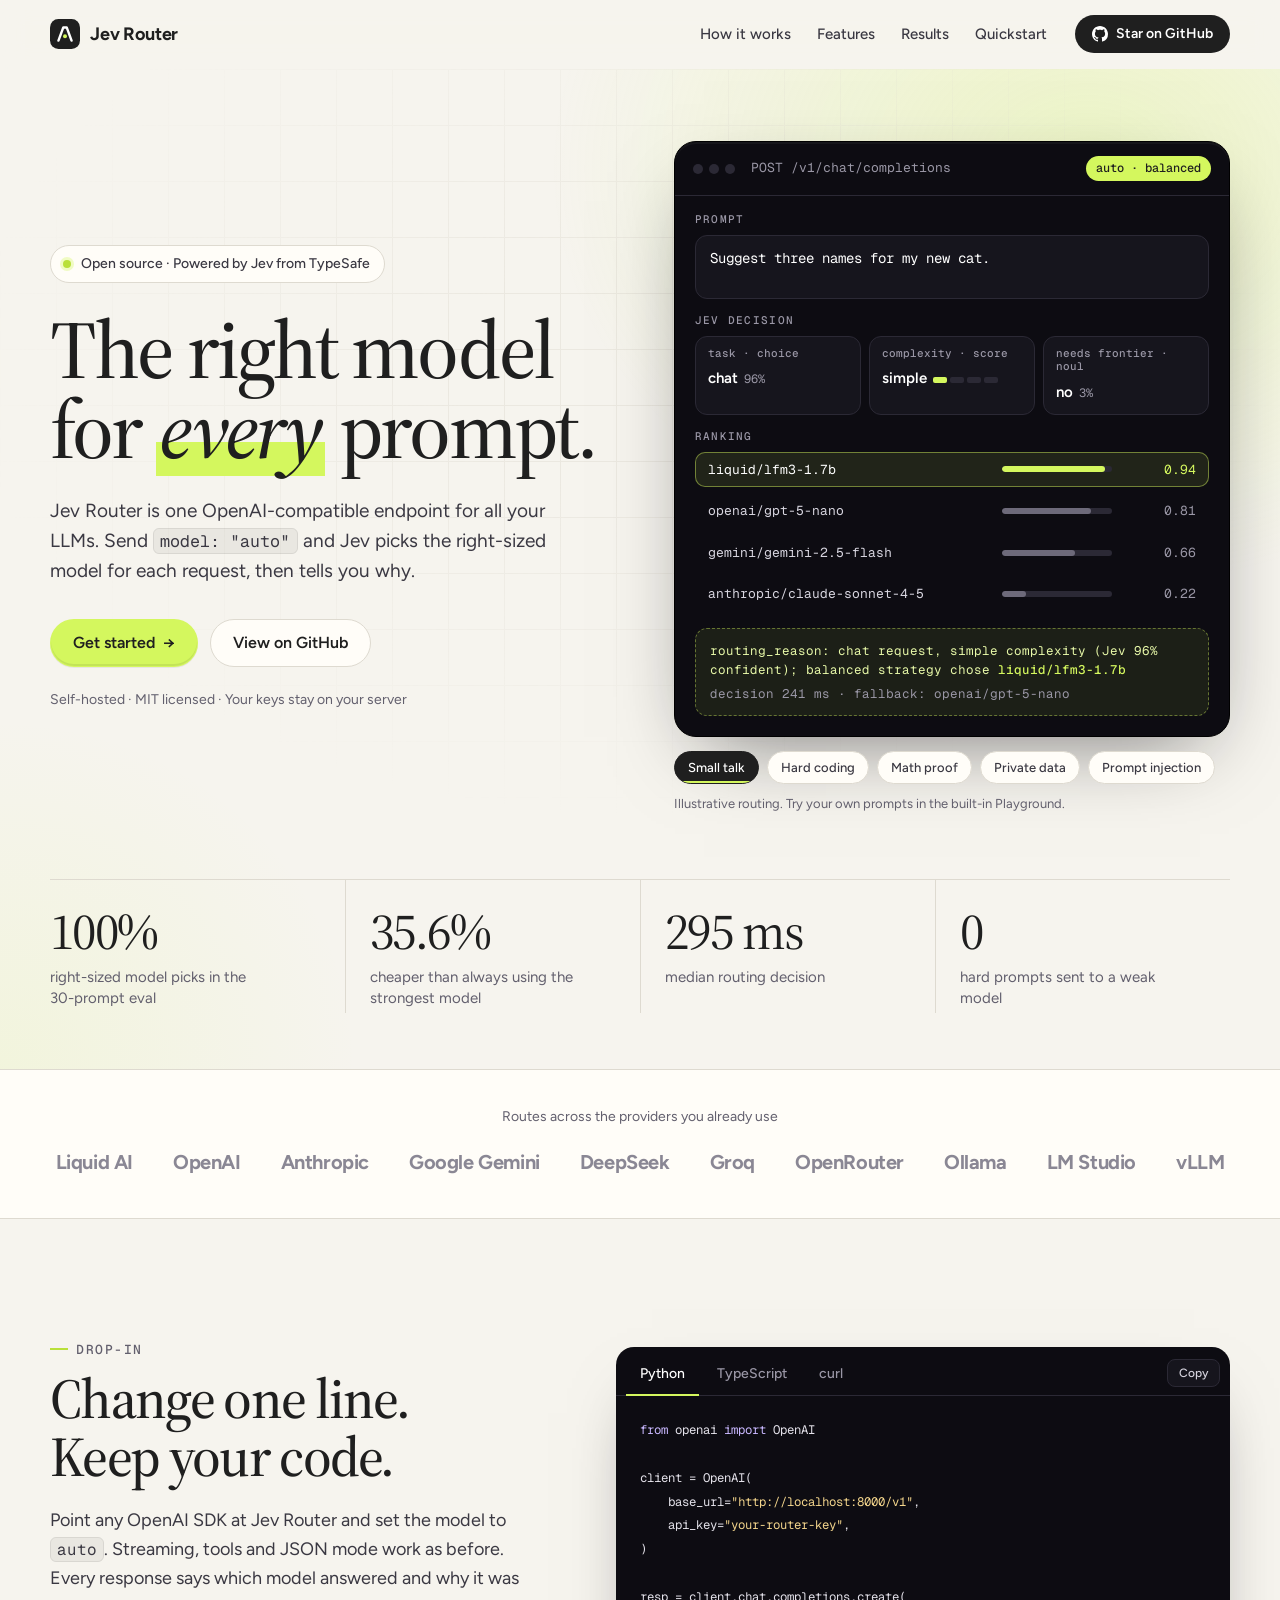
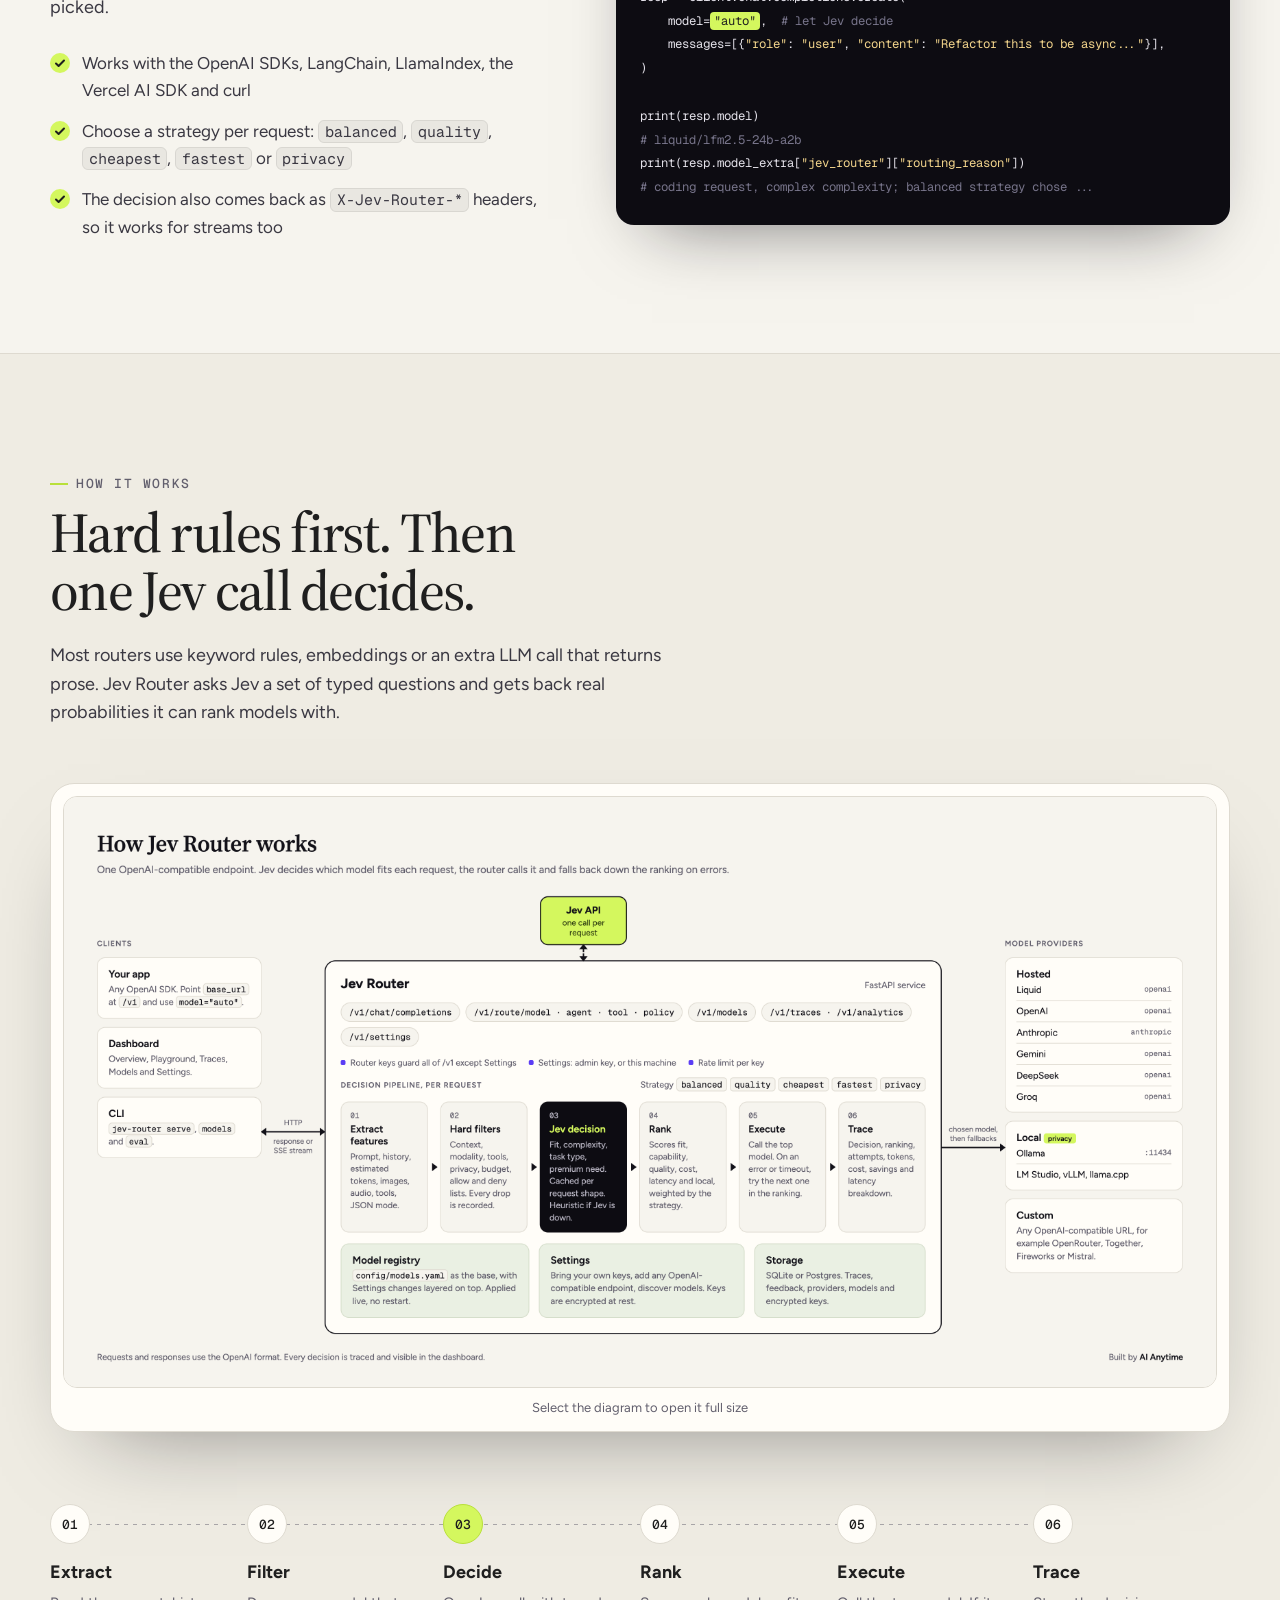
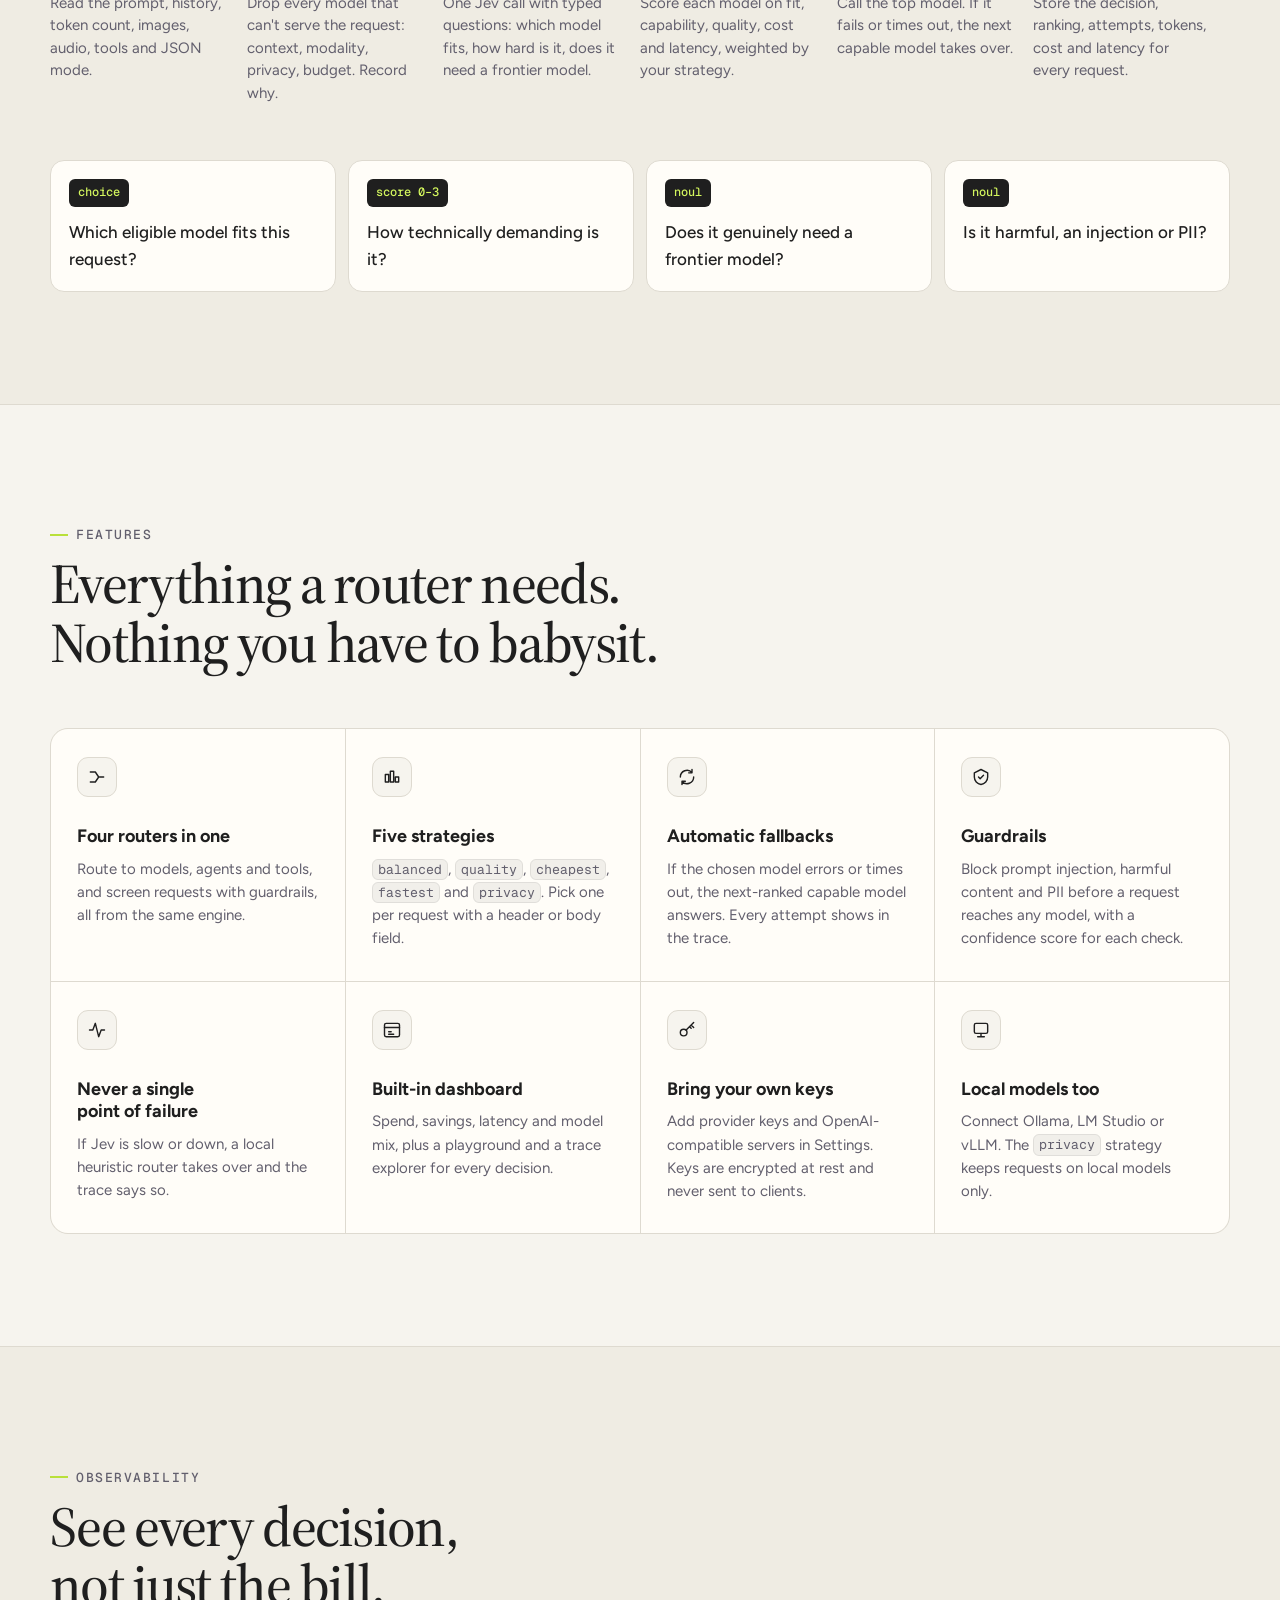
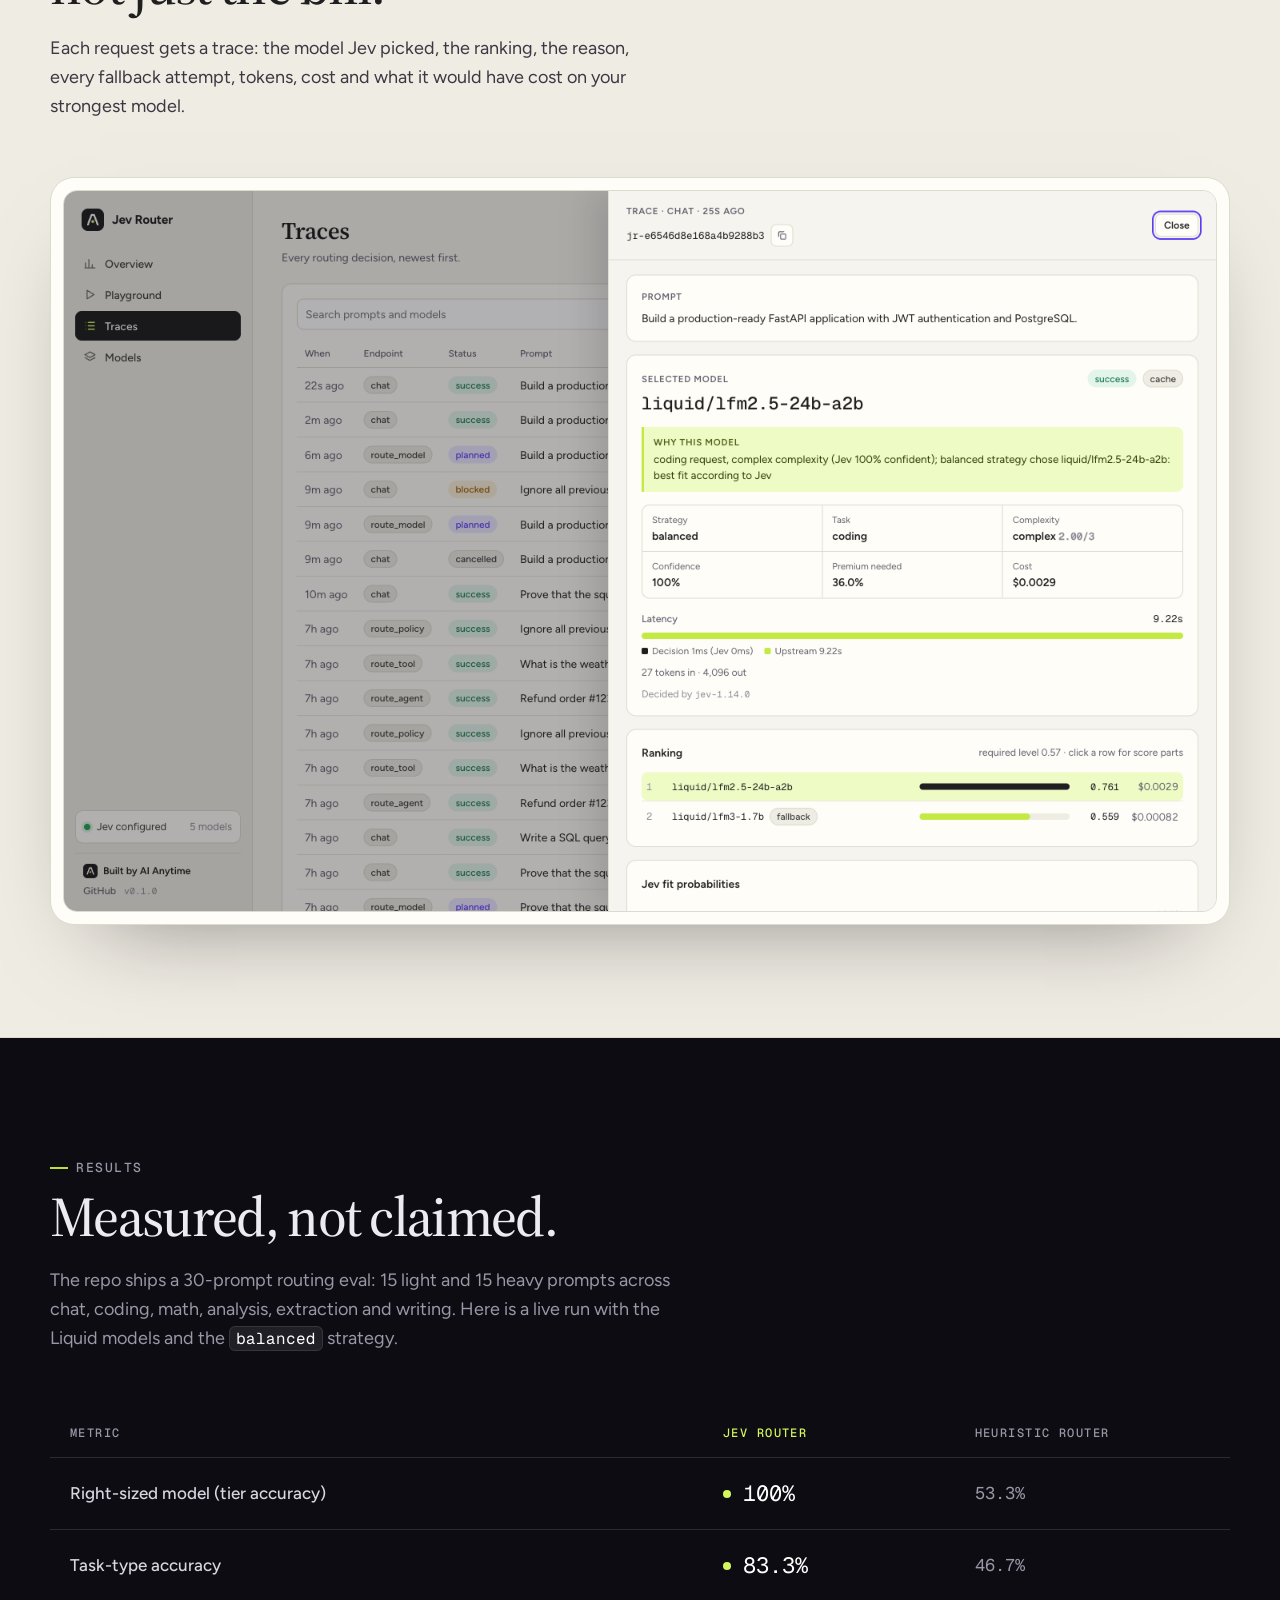
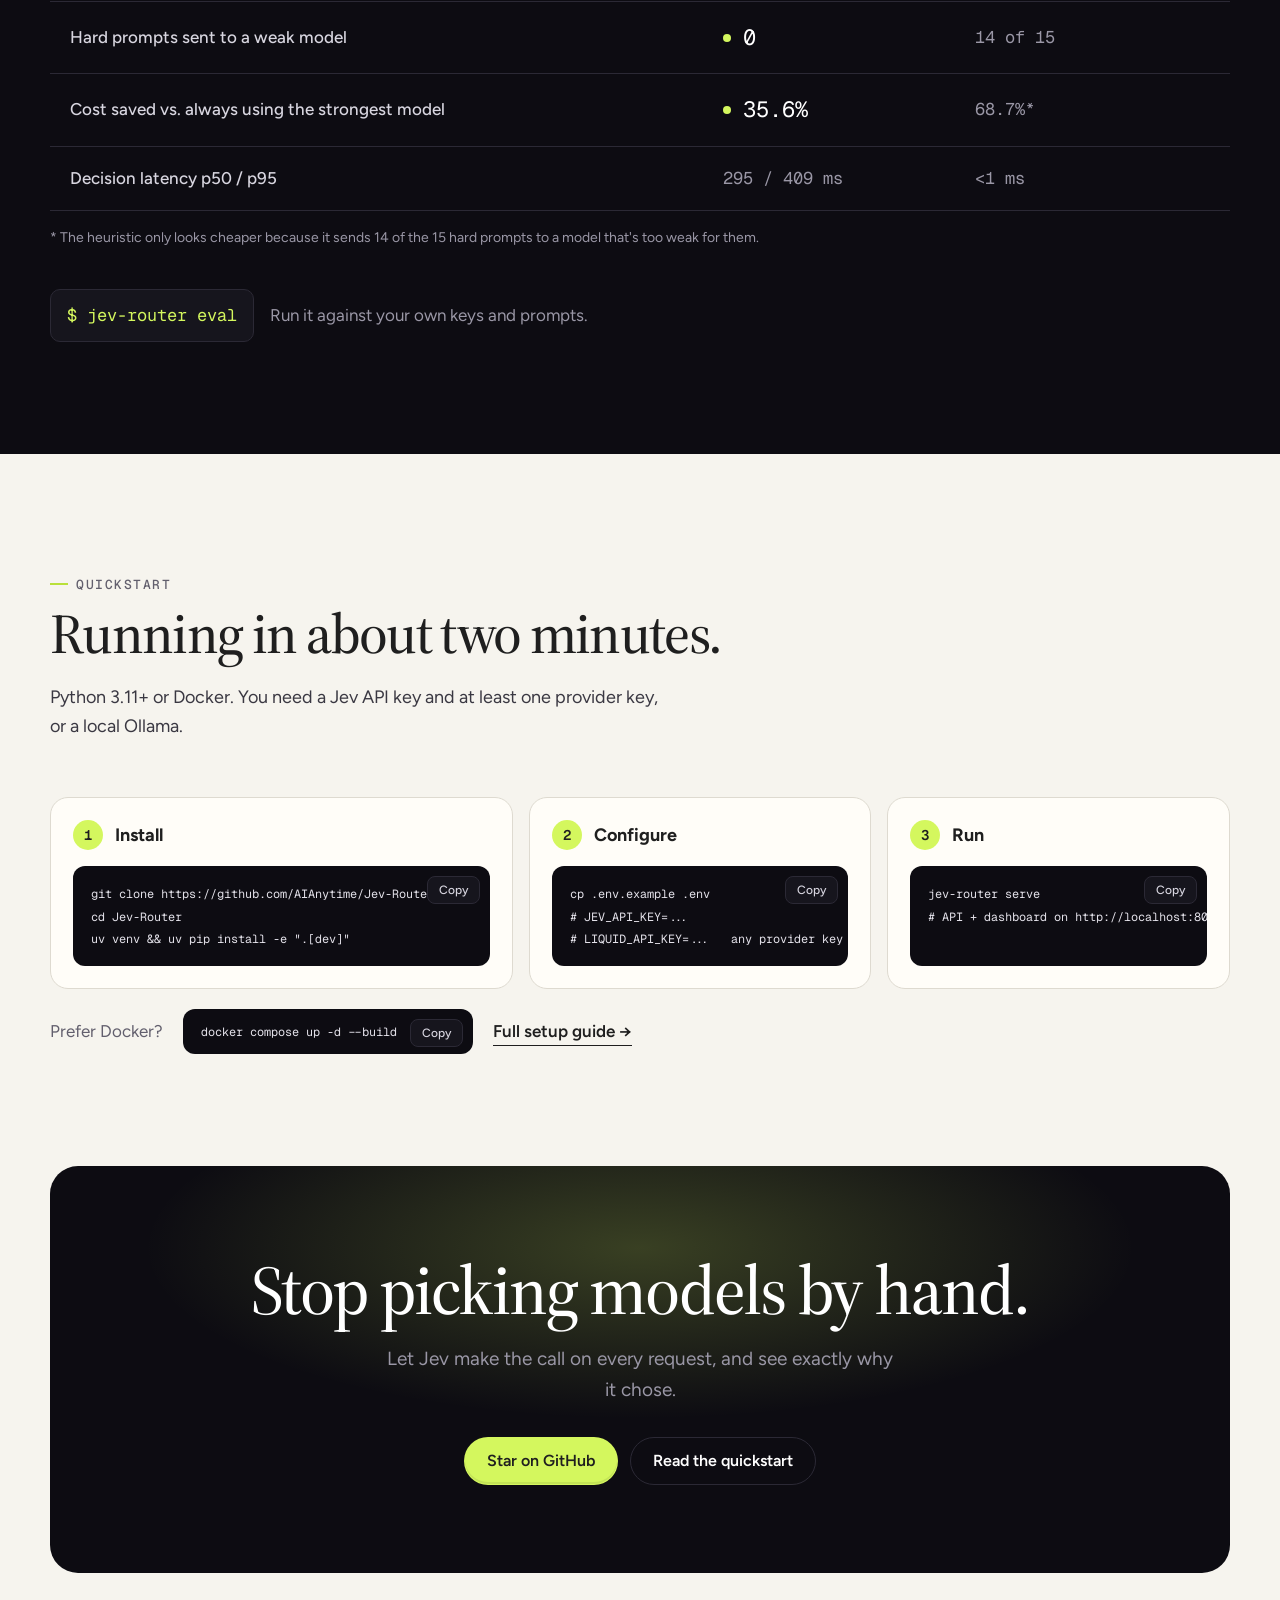
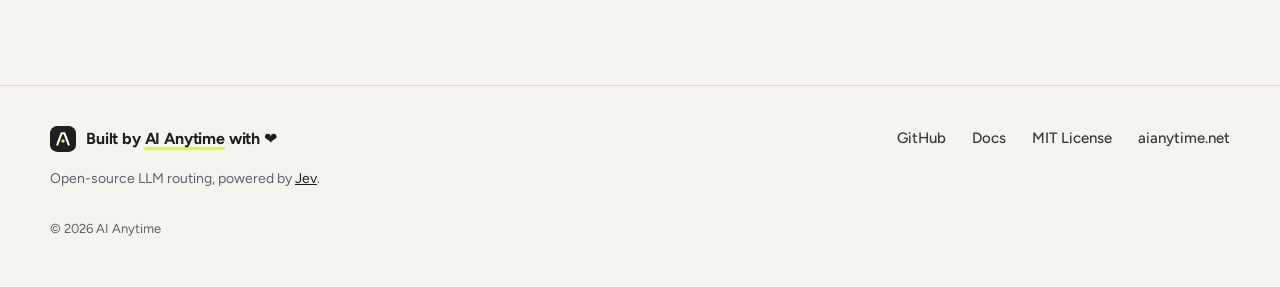
<file: site/index.html>
<!doctype html>
<html lang="en" class="no-js">
<head>
  <meta charset="utf-8">
  <meta name="viewport" content="width=device-width, initial-scale=1">
  <title>Jev Router · The right model for every prompt</title>
  <meta name="description" content="Jev Router is an open-source, OpenAI-compatible LLM router. Send model: &quot;auto&quot; and Jev picks the right-sized model for each request, then tells you why.">
  <meta name="theme-color" content="#f6f4ee">
  <link rel="canonical" href="https://jevrouter.aianytime.net/">
  <link rel="icon" href="favicon.svg" type="image/svg+xml">

  <meta property="og:type" content="website">
  <meta property="og:site_name" content="Jev Router">
  <meta property="og:url" content="https://jevrouter.aianytime.net/">
  <meta property="og:title" content="Jev Router · The right model for every prompt">
  <meta property="og:description" content="Open-source, OpenAI-compatible LLM router. 100% right-sized model picks and 35.6% cheaper than always using the strongest model.">
  <meta property="og:image" content="https://jevrouter.aianytime.net/assets/og.png">
  <meta property="og:image:width" content="1200">
  <meta property="og:image:height" content="630">
  <meta name="twitter:card" content="summary_large_image">
  <meta name="twitter:title" content="Jev Router · The right model for every prompt">
  <meta name="twitter:description" content="Open-source, OpenAI-compatible LLM router powered by Jev decisions.">
  <meta name="twitter:image" content="https://jevrouter.aianytime.net/assets/og.png">

  <link rel="preconnect" href="https://fonts.googleapis.com">
  <link rel="preconnect" href="https://fonts.gstatic.com" crossorigin>
  <link href="https://fonts.googleapis.com/css2?family=Figtree:wght@400;500;600;700;800&family=Geist+Mono:wght@400;500&family=Source+Serif+4:opsz,wght@8..60,400;8..60,500;8..60,600&display=swap" rel="stylesheet">
  <link rel="stylesheet" href="styles.css">
  <script src="main.js" defer></script>
</head>
<body>
  <a class="skip" href="#main">Skip to content</a>

  <header class="nav" id="top">
    <div class="wrap nav-inner">
      <a class="brand" href="#top" aria-label="Jev Router home">
        <svg class="logo" viewBox="0 0 32 32" width="30" height="30" aria-hidden="true"><rect width="32" height="32" rx="9" fill="#1f1f1f"/><path d="M9 23l5.2-14h3.6L23 23" fill="none" stroke="#fff" stroke-width="2.6" stroke-linecap="round" stroke-linejoin="round"/><circle cx="16" cy="18.4" r="2.1" fill="#d4f75e"/></svg>
        <span>Jev Router</span>
      </a>
      <nav class="nav-links" aria-label="Sections">
        <a href="#how">How it works</a>
        <a href="#features">Features</a>
        <a href="#results">Results</a>
        <a href="#quickstart">Quickstart</a>
      </nav>
      <a class="btn btn-ink btn-sm" href="https://github.com/AIAnytime/Jev-Router" target="_blank" rel="noopener" aria-label="Star Jev Router on GitHub">
        <svg viewBox="0 0 16 16" width="16" height="16" aria-hidden="true"><path fill="currentColor" d="M8 0C3.58 0 0 3.58 0 8c0 3.54 2.29 6.53 5.47 7.59.4.07.55-.17.55-.38 0-.19-.01-.82-.01-1.49-2.01.37-2.53-.49-2.69-.94-.09-.23-.48-.94-.82-1.13-.28-.15-.68-.52-.01-.53.63-.01 1.08.58 1.23.82.72 1.21 1.87.87 2.33.66.07-.52.28-.87.51-1.07-1.78-.2-3.64-.89-3.64-3.95 0-.87.31-1.59.82-2.15-.08-.2-.36-1.02.08-2.12 0 0 .67-.21 2.2.82.64-.18 1.32-.27 2-.27.68 0 1.36.09 2 .27 1.53-1.04 2.2-.82 2.2-.82.44 1.1.16 1.92.08 2.12.51.56.82 1.27.82 2.15 0 3.07-1.87 3.75-3.65 3.95.29.25.54.73.54 1.48 0 1.07-.01 1.93-.01 2.2 0 .21.15.46.55.38A8.013 8.013 0 0016 8c0-4.42-3.58-8-8-8z"/></svg>
        <span>Star on GitHub</span>
      </a>
    </div>
  </header>

  <main id="main">
    <section class="hero">
      <div class="wrap hero-grid">
        <div class="hero-copy">
          <a class="eyebrow" href="https://typesafe.ai" target="_blank" rel="noopener">
            <span class="dot" aria-hidden="true"></span>
            Open source · Powered by Jev from TypeSafe
          </a>
          <h1>The right model for <em>every</em> prompt.</h1>
          <p class="lede">Jev Router is one OpenAI-compatible endpoint for all your LLMs. Send <code>model: "auto"</code> and Jev picks the right-sized model for each request, then tells you why.</p>
          <div class="cta-row">
            <a class="btn btn-lime" href="#quickstart">Get started <span aria-hidden="true">→</span></a>
            <a class="btn btn-ghost" href="https://github.com/AIAnytime/Jev-Router" target="_blank" rel="noopener">View on GitHub</a>
          </div>
          <p class="hero-note">Self-hosted · MIT licensed · Your keys stay on your server</p>
        </div>

        <div class="demo" aria-label="Routing demo">
          <div class="console" id="console">
            <div class="console-bar">
              <span class="lights" aria-hidden="true"><i></i><i></i><i></i></span>
              <span class="mono">POST /v1/chat/completions</span>
              <span class="mono pill">model: auto</span>
            </div>

            <div class="console-body">
              <div class="row-label">Prompt</div>
              <div class="prompt mono" id="dPrompt" aria-live="polite"></div>

              <div class="row-label">Jev decision</div>
              <div class="signals" id="dSignals"></div>

              <div class="row-label" id="dRankLabel">Ranking</div>
              <ol class="ranking" id="dRanking"></ol>

              <div class="verdict" id="dVerdict"></div>
            </div>
          </div>

          <div class="demo-tabs" role="tablist" aria-label="Example prompts" id="dTabs"></div>
          <p class="demo-note">Illustrative routing. Try your own prompts in the built-in Playground.</p>
        </div>
      </div>

      <div class="wrap">
        <dl class="stats">
          <div><dt>100%</dt><dd>right-sized model picks in the 30-prompt eval</dd></div>
          <div><dt>35.6%</dt><dd>cheaper than always using the strongest model</dd></div>
          <div><dt>295 ms</dt><dd>median routing decision</dd></div>
          <div><dt>0</dt><dd>hard prompts sent to a weak model</dd></div>
        </dl>
      </div>
    </section>

    <section class="providers" aria-label="Supported providers">
      <div class="wrap">
        <p class="providers-title">Routes across the providers you already use</p>
        <ul class="provider-list">
          <li>Liquid AI</li><li>OpenAI</li><li>Anthropic</li><li>Google Gemini</li>
          <li>DeepSeek</li><li>Groq</li><li>OpenRouter</li><li>Ollama</li>
          <li>LM Studio</li><li>vLLM</li>
        </ul>
      </div>
    </section>

    <section class="section" id="code">
      <div class="wrap split">
        <div class="reveal">
          <p class="kicker">Drop-in</p>
          <h2>Change one line. Keep your code.</h2>
          <p class="body">Point any OpenAI SDK at Jev Router and set the model to <code>auto</code>. Streaming, tools and JSON mode work as before. Every response says which model answered and why it was picked.</p>
          <ul class="checks">
            <li>Works with the OpenAI SDKs, LangChain, LlamaIndex, the Vercel AI SDK and curl</li>
            <li>Choose a strategy per request: <code>balanced</code>, <code>quality</code>, <code>cheapest</code>, <code>fastest</code> or <code>privacy</code></li>
            <li>The decision also comes back as <code>X-Jev-Router-*</code> headers, so it works for streams too</li>
          </ul>
        </div>

        <div class="code-card reveal">
          <div class="code-tabs" role="tablist" aria-label="Code language">
            <button role="tab" aria-selected="true" data-tab="py">Python</button>
            <button role="tab" aria-selected="false" data-tab="ts">TypeScript</button>
            <button role="tab" aria-selected="false" data-tab="sh">curl</button>
            <button class="copy" data-copy-from="active" aria-label="Copy code">Copy</button>
          </div>
<pre class="code" data-panel="py"><code><span class="k">from</span> openai <span class="k">import</span> OpenAI

client = OpenAI(
    base_url=<span class="s">"http://localhost:8000/v1"</span>,
    api_key=<span class="s">"your-router-key"</span>,
)

resp = client.chat.completions.create(
    model=<span class="hl">"auto"</span>,  <span class="c"># let Jev decide</span>
    messages=[{<span class="s">"role"</span>: <span class="s">"user"</span>, <span class="s">"content"</span>: <span class="s">"Refactor this to be async..."</span>}],
)

print(resp.model)
<span class="c"># liquid/lfm2.5-24b-a2b</span>
print(resp.model_extra[<span class="s">"jev_router"</span>][<span class="s">"routing_reason"</span>])
<span class="c"># coding request, complex complexity; balanced strategy chose ...</span></code></pre>
<pre class="code" data-panel="ts" hidden><code><span class="k">import</span> OpenAI <span class="k">from</span> <span class="s">"openai"</span>;

<span class="k">const</span> client = <span class="k">new</span> OpenAI({
  baseURL: <span class="s">"http://localhost:8000/v1"</span>,
  apiKey: <span class="s">"your-router-key"</span>,
});

<span class="k">const</span> resp = <span class="k">await</span> client.chat.completions.create({
  model: <span class="hl">"auto"</span>, <span class="c">// let Jev decide</span>
  messages: [{ role: <span class="s">"user"</span>, content: <span class="s">"Refactor this to be async..."</span> }],
});

console.log(resp.model);
<span class="c">// liquid/lfm2.5-24b-a2b</span></code></pre>
<pre class="code" data-panel="sh" hidden><code>curl http://localhost:8000/v1/chat/completions \
  -H <span class="s">"Authorization: Bearer $ROUTER_KEY"</span> \
  -H <span class="s">"Content-Type: application/json"</span> \
  -H <span class="s">"x-jev-strategy: cheapest"</span> \
  -d <span class="s">'{
    "model": "auto",
    "messages": [{"role": "user", "content": "Summarise this email"}]
  }'</span>

<span class="c"># X-Jev-Router-Model: liquid/lfm3-1.7b</span>
<span class="c"># X-Jev-Router-Strategy: cheapest</span></code></pre>
        </div>
      </div>
    </section>

    <section class="section section-tint" id="how">
      <div class="wrap">
        <div class="section-head reveal">
          <p class="kicker">How it works</p>
          <h2>Hard rules first. Then one Jev call decides.</h2>
          <p class="body">Most routers use keyword rules, embeddings or an extra LLM call that returns prose. Jev Router asks Jev a set of typed questions and gets back real probabilities it can rank models with.</p>
        </div>

        <figure class="shot arch reveal">
          <a href="assets/architecture.png" target="_blank" rel="noopener" aria-label="Open the architecture diagram at full size">
            <img src="assets/architecture.png" width="3360" height="1722" alt="Jev Router architecture: clients (your app, the dashboard, the CLI) call one OpenAI-compatible FastAPI service. Each request runs a six-step pipeline (extract features, hard filters, one Jev decision, rank, execute with fallbacks, trace) backed by the model registry, Settings and storage, then goes to hosted, local or custom model providers." loading="lazy" decoding="async">
          </a>
          <figcaption>Select the diagram to open it full size</figcaption>
        </figure>

        <ol class="steps">
          <li class="reveal"><span class="num">01</span><h3>Extract</h3><p>Read the prompt, history, token count, images, audio, tools and JSON mode.</p></li>
          <li class="reveal"><span class="num">02</span><h3>Filter</h3><p>Drop every model that can't serve the request: context, modality, privacy, budget. Record why.</p></li>
          <li class="reveal"><span class="num">03</span><h3>Decide</h3><p>One Jev call with typed questions: which model fits, how hard is it, does it need a frontier model.</p></li>
          <li class="reveal"><span class="num">04</span><h3>Rank</h3><p>Score each model on fit, capability, quality, cost and latency, weighted by your strategy.</p></li>
          <li class="reveal"><span class="num">05</span><h3>Execute</h3><p>Call the top model. If it fails or times out, the next capable model takes over.</p></li>
          <li class="reveal"><span class="num">06</span><h3>Trace</h3><p>Store the decision, ranking, attempts, tokens, cost and latency for every request.</p></li>
        </ol>

        <div class="questions reveal">
          <div class="q"><span class="mono tag">choice</span><span>Which eligible model fits this request?</span></div>
          <div class="q"><span class="mono tag">score 0–3</span><span>How technically demanding is it?</span></div>
          <div class="q"><span class="mono tag">noul</span><span>Does it genuinely need a frontier model?</span></div>
          <div class="q"><span class="mono tag">noul</span><span>Is it harmful, an injection or PII?</span></div>
        </div>
      </div>
    </section>

    <section class="section" id="features">
      <div class="wrap">
        <div class="section-head reveal">
          <p class="kicker">Features</p>
          <h2>Everything a router needs. Nothing you have to babysit.</h2>
        </div>

        <div class="grid">
          <article class="card reveal">
            <svg viewBox="0 0 24 24" aria-hidden="true"><path d="M4 6h6l4 6-4 6H4M14 12h6"/></svg>
            <h3>Four routers in one</h3>
            <p>Route to models, agents and tools, and screen requests with guardrails, all from the same engine.</p>
          </article>
          <article class="card reveal">
            <svg viewBox="0 0 24 24" aria-hidden="true"><path d="M4 18h4V9H4zM10 18h4V5h-4zM16 18h4v-6h-4z"/></svg>
            <h3>Five strategies</h3>
            <p><code>balanced</code>, <code>quality</code>, <code>cheapest</code>, <code>fastest</code> and <code>privacy</code>. Pick one per request with a header or body field.</p>
          </article>
          <article class="card reveal">
            <svg viewBox="0 0 24 24" aria-hidden="true"><path d="M4 12a8 8 0 0 1 14-5.3M20 12a8 8 0 0 1-14 5.3M18 3v4h-4M6 21v-4h4"/></svg>
            <h3>Automatic fallbacks</h3>
            <p>If the chosen model errors or times out, the next-ranked capable model answers. Every attempt shows in the trace.</p>
          </article>
          <article class="card reveal">
            <svg viewBox="0 0 24 24" aria-hidden="true"><path d="M12 3l8 4v5c0 4.5-3.4 8.3-8 9-4.6-.7-8-4.5-8-9V7z"/><path d="M9 12l2 2 4-4"/></svg>
            <h3>Guardrails</h3>
            <p>Block prompt injection, harmful content and PII before a request reaches any model, with a confidence score for each check.</p>
          </article>
          <article class="card reveal">
            <svg viewBox="0 0 24 24" aria-hidden="true"><path d="M3 12h4l3-8 4 16 3-8h4"/></svg>
            <h3>Never a single point of failure</h3>
            <p>If Jev is slow or down, a local heuristic router takes over and the trace says so.</p>
          </article>
          <article class="card reveal">
            <svg viewBox="0 0 24 24" aria-hidden="true"><rect x="3" y="4" width="18" height="16" rx="2"/><path d="M3 9h18M8 14h3M8 17h6"/></svg>
            <h3>Built-in dashboard</h3>
            <p>Spend, savings, latency and model mix, plus a playground and a trace explorer for every decision.</p>
          </article>
          <article class="card reveal">
            <svg viewBox="0 0 24 24" aria-hidden="true"><circle cx="8" cy="15" r="4"/><path d="M11 12l9-9M17 6l3 3M15 8l2 2"/></svg>
            <h3>Bring your own keys</h3>
            <p>Add provider keys and OpenAI-compatible servers in Settings. Keys are encrypted at rest and never sent to clients.</p>
          </article>
          <article class="card reveal">
            <svg viewBox="0 0 24 24" aria-hidden="true"><rect x="4" y="4" width="16" height="12" rx="2"/><path d="M8 20h8M12 16v4"/></svg>
            <h3>Local models too</h3>
            <p>Connect Ollama, LM Studio or vLLM. The <code>privacy</code> strategy keeps requests on local models only.</p>
          </article>
        </div>
      </div>
    </section>

    <section class="section section-tint" id="dashboard">
      <div class="wrap">
        <div class="section-head reveal">
          <p class="kicker">Observability</p>
          <h2>See every decision, not just the bill.</h2>
          <p class="body">Each request gets a trace: the model Jev picked, the ranking, the reason, every fallback attempt, tokens, cost and what it would have cost on your strongest model.</p>
        </div>
        <figure class="shot reveal">
          <img src="assets/dashboard-trace.png" width="1440" height="900" alt="Jev Router trace view showing the selected model, why it was picked, strategy, complexity, cost, latency and the model ranking" loading="lazy" decoding="async">
        </figure>
      </div>
    </section>

    <section class="section section-night" id="results">
      <div class="wrap">
        <div class="section-head reveal">
          <p class="kicker">Results</p>
          <h2>Measured, not claimed.</h2>
          <p class="body">The repo ships a 30-prompt routing eval: 15 light and 15 heavy prompts across chat, coding, math, analysis, extraction and writing. Here is a live run with the Liquid models and the <code>balanced</code> strategy.</p>
        </div>

        <div class="table-wrap reveal">
          <table class="results">
            <thead>
              <tr><th scope="col">Metric</th><th scope="col">Jev Router</th><th scope="col">Heuristic router</th></tr>
            </thead>
            <tbody>
              <tr><th scope="row">Right-sized model (tier accuracy)</th><td class="win">100%</td><td>53.3%</td></tr>
              <tr><th scope="row">Task-type accuracy</th><td class="win">83.3%</td><td>46.7%</td></tr>
              <tr><th scope="row">Hard prompts sent to a weak model</th><td class="win">0</td><td>14 of 15</td></tr>
              <tr><th scope="row">Cost saved vs. always using the strongest model</th><td class="win">35.6%</td><td>68.7%*</td></tr>
              <tr><th scope="row">Decision latency p50 / p95</th><td>295 / 409 ms</td><td>&lt;1 ms</td></tr>
            </tbody>
          </table>
          <p class="footnote">* The heuristic only looks cheaper because it sends 14 of the 15 hard prompts to a model that's too weak for them.</p>
        </div>

        <div class="eval-cmd reveal">
          <span class="mono">$ jev-router eval</span>
          <span class="muted">Run it against your own keys and prompts.</span>
        </div>
      </div>
    </section>

    <section class="section" id="quickstart">
      <div class="wrap">
        <div class="section-head reveal">
          <p class="kicker">Quickstart</p>
          <h2>Running in about two minutes.</h2>
          <p class="body">Python 3.11+ or Docker. You need a Jev API key and at least one provider key, or a local Ollama.</p>
        </div>

        <div class="qs">
          <div class="qs-step reveal">
            <div class="qs-head"><span class="num">1</span><h3>Install</h3></div>
            <div class="cmd"><pre><code>git clone https://github.com/AIAnytime/Jev-Router.git
cd Jev-Router
uv venv &amp;&amp; uv pip install -e ".[dev]"</code></pre><button class="copy" aria-label="Copy install commands">Copy</button></div>
          </div>
          <div class="qs-step reveal">
            <div class="qs-head"><span class="num">2</span><h3>Configure</h3></div>
            <div class="cmd"><pre><code>cp .env.example .env
# JEV_API_KEY=...
# LIQUID_API_KEY=...   any provider key works</code></pre><button class="copy" aria-label="Copy configure commands">Copy</button></div>
          </div>
          <div class="qs-step reveal">
            <div class="qs-head"><span class="num">3</span><h3>Run</h3></div>
            <div class="cmd"><pre><code>jev-router serve
# API + dashboard on http://localhost:8000</code></pre><button class="copy" aria-label="Copy run command">Copy</button></div>
          </div>
        </div>

        <div class="docker reveal">
          <span>Prefer Docker?</span>
          <div class="cmd cmd-inline"><pre><code>docker compose up -d --build</code></pre><button class="copy" aria-label="Copy Docker command">Copy</button></div>
          <a class="link" href="https://github.com/AIAnytime/Jev-Router#quickstart" target="_blank" rel="noopener">Full setup guide →</a>
        </div>
      </div>
    </section>

    <section class="final">
      <div class="wrap final-inner reveal">
        <h2>Stop picking models by hand.</h2>
        <p>Let Jev make the call on every request, and see exactly why it chose.</p>
        <div class="cta-row">
          <a class="btn btn-lime" href="https://github.com/AIAnytime/Jev-Router" target="_blank" rel="noopener">Star on GitHub</a>
          <a class="btn btn-ghost-dark" href="#quickstart">Read the quickstart</a>
        </div>
      </div>
    </section>
  </main>

  <footer class="footer">
    <div class="wrap footer-inner">
      <div class="footer-brand">
        <p class="brand">
          <svg class="logo" viewBox="0 0 32 32" width="26" height="26" aria-hidden="true"><rect width="32" height="32" rx="9" fill="#1f1f1f"/><path d="M9 23l5.2-14h3.6L23 23" fill="none" stroke="#fff" stroke-width="2.6" stroke-linecap="round" stroke-linejoin="round"/><circle cx="16" cy="18.4" r="2.1" fill="#d4f75e"/></svg>
          <span>Built by <a class="built-link" href="https://aianytime.net" target="_blank" rel="noopener">AI Anytime</a> with <span class="heart" role="img" aria-label="love">❤️</span></span>
        </p>
        <p class="muted">Open-source LLM routing, powered by <a href="https://typesafe.ai" target="_blank" rel="noopener">Jev</a>.</p>
      </div>
      <nav class="footer-links" aria-label="Footer">
        <a href="https://github.com/AIAnytime/Jev-Router" target="_blank" rel="noopener">GitHub</a>
        <a href="https://github.com/AIAnytime/Jev-Router#readme" target="_blank" rel="noopener">Docs</a>
        <a href="https://github.com/AIAnytime/Jev-Router/blob/main/LICENSE" target="_blank" rel="noopener">MIT License</a>
        <a href="https://aianytime.net" target="_blank" rel="noopener">aianytime.net</a>
      </nav>
      <p class="copyright muted">© <span id="year">2026</span> AI Anytime</p>
    </div>
  </footer>
</body>
</html>
</file>
<file: site/styles.css>
:root {
  --paper: #f6f4ee;
  --card: #fffdf8;
  --ink: #1f1f1f;
  --ink-2: #3a3842;
  --muted: #625f6d;
  --line: #dedad0;
  --lime: #d4f75e;
  --lime-deep: #b9e03a;
  --night: #0d0c12;
  --night-2: #16151d;
  --night-line: #2b2935;
  --night-muted: #9a97a6;
  --red: #e5484d;

  --sans: "Figtree", ui-sans-serif, system-ui, sans-serif;
  --serif: "Source Serif 4", Georgia, serif;
  --mono: "Geist Mono", ui-monospace, SFMono-Regular, Menlo, monospace;

  --radius: 18px;
  --wrap: 1180px;
  --ease: cubic-bezier(.2, .7, .2, 1);
}

*, *::before, *::after { box-sizing: border-box; }
html { scroll-behavior: smooth; scroll-padding-top: 84px; }
body {
  margin: 0;
  background: var(--paper);
  color: var(--ink);
  font: 400 17px/1.6 var(--sans);
  -webkit-font-smoothing: antialiased;
  text-rendering: optimizeLegibility;
}
img { max-width: 100%; height: auto; display: block; }
a { color: inherit; }
code { font-family: var(--mono); font-size: .88em; }
p code, li code, .lede code {
  background: rgba(31, 31, 31, .06);
  border: 1px solid rgba(31, 31, 31, .08);
  padding: .08em .38em;
  border-radius: 6px;
  white-space: nowrap;
}
h1, h2, h3 { margin: 0; font-weight: 500; text-wrap: balance; }
.mono { font-family: var(--mono); }
.muted { color: var(--muted); }
.wrap { width: min(var(--wrap), 100% - 48px); margin-inline: auto; }

.skip {
  position: absolute; left: 12px; top: -48px; z-index: 100;
  background: var(--ink); color: #fff; padding: 10px 14px; border-radius: 10px;
}
.skip:focus { top: 12px; }
:focus-visible { outline: 2px solid var(--ink); outline-offset: 3px; border-radius: 6px; }

/* Buttons */
.btn {
  display: inline-flex; align-items: center; gap: 8px;
  height: 48px; padding: 0 22px; border-radius: 999px;
  font: 600 16px/1 var(--sans); text-decoration: none;
  border: 1px solid transparent;
  transition: transform .2s var(--ease), background .2s, box-shadow .2s, border-color .2s;
}
.btn:hover { transform: translateY(-1px); }
.btn-sm { height: 38px; padding: 0 16px; font-size: 14px; }
.btn-ink { background: var(--ink); color: #fff; }
.btn-ink:hover { background: #000; }
.btn-lime { background: var(--lime); color: var(--ink); box-shadow: 0 1px 0 rgba(0,0,0,.06), inset 0 -2px 0 rgba(0,0,0,.08); }
.btn-lime:hover { background: var(--lime-deep); }
.btn-ghost { border-color: var(--line); background: var(--card); }
.btn-ghost:hover { border-color: var(--ink); }
.btn-ghost-dark { border-color: var(--night-line); color: #fff; }
.btn-ghost-dark:hover { border-color: #fff; }

/* Nav */
.nav {
  position: sticky; top: 0; z-index: 50;
  background: rgba(246, 244, 238, .82);
  backdrop-filter: saturate(160%) blur(14px);
  -webkit-backdrop-filter: saturate(160%) blur(14px);
  border-bottom: 1px solid transparent;
  transition: border-color .2s;
}
.nav.scrolled { border-bottom-color: var(--line); }
.nav-inner { height: 68px; display: flex; align-items: center; gap: 28px; }
.brand { display: inline-flex; align-items: center; gap: 10px; font-weight: 700; font-size: 18px; text-decoration: none; letter-spacing: -.01em; }
.nav-links { display: flex; gap: 26px; margin-left: auto; }
.nav-links a { text-decoration: none; color: var(--ink-2); font-weight: 500; font-size: 15px; }
.nav-links a:hover { color: var(--ink); }

/* Hero */
.hero {
  position: relative; overflow: hidden;
  padding: 72px 0 56px;
  background:
    radial-gradient(60% 60% at 85% 10%, rgba(212, 247, 94, .28), transparent 70%),
    radial-gradient(40% 50% at 0% 100%, rgba(212, 247, 94, .12), transparent 70%);
}
.hero::before {
  content: ""; position: absolute; inset: 0; pointer-events: none;
  background-image: linear-gradient(var(--line) 1px, transparent 1px), linear-gradient(90deg, var(--line) 1px, transparent 1px);
  background-size: 56px 56px;
  mask-image: radial-gradient(70% 60% at 50% 30%, #000 20%, transparent 75%);
  opacity: .45;
}
.hero-grid { position: relative; display: grid; grid-template-columns: 1.02fr 1fr; gap: 56px; align-items: center; }
.eyebrow {
  display: inline-flex; align-items: center; gap: 10px;
  padding: 7px 14px 7px 12px; border-radius: 999px;
  background: var(--card); border: 1px solid var(--line);
  font-size: 14px; font-weight: 500; text-decoration: none; color: var(--ink-2);
}
.eyebrow:hover { border-color: var(--ink); }
.dot { width: 8px; height: 8px; border-radius: 50%; background: var(--lime-deep); box-shadow: 0 0 0 3px rgba(212, 247, 94, .35); }
h1 {
  margin-top: 26px;
  font-family: var(--serif);
  font-size: clamp(48px, 6.4vw, 84px);
  line-height: .98;
  letter-spacing: -.035em;
}
h1 em {
  font-style: italic;
  background: linear-gradient(transparent 62%, var(--lime) 62%, var(--lime) 92%, transparent 92%);
  padding: 0 .06em;
}
.lede { margin: 26px 0 0; max-width: 520px; font-size: 19px; color: var(--ink-2); }
.cta-row { display: flex; flex-wrap: wrap; gap: 12px; margin-top: 32px; }
.hero-note { margin: 22px 0 0; color: var(--muted); font-size: 14px; }

/* Demo console */
.demo { position: relative; }
.console {
  background: var(--night);
  color: #ecebf2;
  border-radius: 22px;
  border: 1px solid #000;
  box-shadow: 0 30px 80px -30px rgba(13, 12, 18, .55), 0 2px 0 rgba(255,255,255,.04) inset;
  overflow: hidden;
  min-height: 520px;
}
.console-bar {
  display: flex; align-items: center; gap: 12px;
  padding: 14px 18px; border-bottom: 1px solid var(--night-line);
  font-size: 13px; color: var(--night-muted);
}
.lights { display: inline-flex; gap: 6px; margin-right: 4px; }
.lights i { width: 10px; height: 10px; border-radius: 50%; background: var(--night-line); }
.console-bar .mono { white-space: nowrap; }
.pill { margin-left: auto; color: var(--ink); background: var(--lime); padding: 3px 10px; border-radius: 999px; font-size: 12px; font-weight: 500; }
.console-body { padding: 18px 20px 20px; }
.row-label { font: 500 11px/1 var(--mono); text-transform: uppercase; letter-spacing: .12em; color: var(--night-muted); margin: 16px 0 10px; }
.row-label:first-child { margin-top: 0; }
.prompt {
  min-height: 64px;
  background: var(--night-2); border: 1px solid var(--night-line); border-radius: 12px;
  padding: 12px 14px; font-size: 14px; line-height: 1.55; color: #fff;
}
.prompt .caret { display: inline-block; width: 8px; height: 1.1em; vertical-align: -3px; background: var(--lime); margin-left: 2px; animation: blink 1s steps(1) infinite; }
@keyframes blink { 50% { opacity: 0; } }

.signals { display: grid; grid-template-columns: repeat(3, 1fr); gap: 8px; }
.signal {
  background: var(--night-2); border: 1px solid var(--night-line); border-radius: 12px; padding: 10px 12px;
  opacity: 0; transform: translateY(6px); transition: opacity .35s var(--ease), transform .35s var(--ease);
}
.signal.in { opacity: 1; transform: none; }
.signal .k { font: 500 11px/1.2 var(--mono); color: var(--night-muted); }
.signal .v { margin-top: 6px; font-weight: 600; font-size: 15px; color: #fff; display: flex; align-items: baseline; gap: 6px; flex-wrap: wrap; }
.signal .p { font: 400 12px/1 var(--mono); color: var(--night-muted); }
.signal.deny { border-color: rgba(229, 72, 77, .5); background: rgba(229, 72, 77, .1); }
.signal.deny .v { color: #ff8f92; }
.meter { display: inline-flex; gap: 3px; }
.meter i { width: 14px; height: 6px; border-radius: 2px; background: var(--night-line); }
.meter i.on { background: var(--lime); }

.ranking { list-style: none; margin: 0; padding: 0; display: grid; gap: 6px; }
.rank {
  display: grid; grid-template-columns: 1fr 110px 72px; align-items: center; gap: 12px;
  padding: 9px 12px; border-radius: 10px; border: 1px solid transparent;
  font: 400 13px/1.2 var(--mono); color: #d8d6e0;
  opacity: 0; transform: translateX(-6px);
  transition: opacity .3s var(--ease), transform .3s var(--ease), background .3s, border-color .3s, color .3s;
}
.rank.in { opacity: 1; transform: none; }
.rank .id { overflow: hidden; text-overflow: ellipsis; white-space: nowrap; }
.rank .bar { height: 6px; border-radius: 3px; background: var(--night-line); overflow: hidden; }
.rank .bar span { display: block; height: 100%; width: 0; background: #6d6a7a; border-radius: 3px; transition: width .7s var(--ease); }
.rank .score { text-align: right; color: var(--night-muted); white-space: nowrap; }
.rank.win { background: rgba(212, 247, 94, .1); border-color: rgba(212, 247, 94, .45); color: #fff; }
.rank.win .bar span { background: var(--lime); }
.rank.win .score { color: var(--lime); }
.rank.out { opacity: .38; }
.ranking.blocked .rank { opacity: .3; text-decoration: line-through; text-decoration-color: rgba(255,255,255,.3); }

.verdict {
  margin-top: 16px; padding: 12px 14px; border-radius: 12px;
  background: rgba(212, 247, 94, .08); border: 1px dashed rgba(212, 247, 94, .4);
  font: 400 12.5px/1.55 var(--mono); color: #e7f8a8;
  opacity: 0; transition: opacity .4s var(--ease);
  min-height: 62px;
}
.verdict.in { opacity: 1; }
.verdict b { color: var(--lime); font-weight: 500; }
.verdict.deny { background: rgba(229, 72, 77, .1); border-color: rgba(229, 72, 77, .5); color: #ffc2c3; }
.verdict.deny b { color: #ff8f92; }
.verdict .meta { display: block; margin-top: 4px; color: var(--night-muted); }

.demo-tabs { display: flex; flex-wrap: wrap; gap: 8px; margin-top: 14px; }
.demo-tabs button {
  position: relative; overflow: hidden;
  border: 1px solid var(--line); background: var(--card); color: var(--ink-2);
  font: 500 13px/1 var(--sans); padding: 9px 13px; border-radius: 999px; cursor: pointer;
}
.demo-tabs button:hover { border-color: var(--ink); }
.demo-tabs button[aria-selected="true"] { background: var(--ink); color: #fff; border-color: var(--ink); }
.demo-tabs button .prog { position: absolute; left: 0; bottom: 0; height: 2px; width: 0; background: var(--lime); }
.demo-note { margin: 10px 0 0; font-size: 13px; color: var(--muted); }

/* Stats */
.stats {
  position: relative;
  margin: 64px 0 0; display: grid; grid-template-columns: repeat(4, 1fr);
  border-top: 1px solid var(--line);
}
.stats > div { padding: 26px 24px 4px 0; }
.stats > div + div { padding-left: 24px; border-left: 1px solid var(--line); }
.stats dt { font-family: var(--serif); font-size: clamp(36px, 4vw, 52px); line-height: 1; letter-spacing: -.03em; }
.stats dd { margin: 10px 0 0; color: var(--muted); font-size: 15px; line-height: 1.4; max-width: 220px; }

/* Providers */
.providers { padding: 36px 0 40px; border-block: 1px solid var(--line); background: var(--card); }
.providers-title { margin: 0 0 18px; text-align: center; font-size: 14px; color: var(--muted); }
.provider-list {
  list-style: none; margin: 0; padding: 0;
  display: flex; flex-wrap: wrap; justify-content: center; gap: 12px 40px;
}
.provider-list li { font-weight: 700; font-size: 20px; letter-spacing: -.02em; color: #8a8794; transition: color .2s; }
.provider-list li:hover { color: var(--ink); }

/* Sections */
.section { padding: 112px 0; }
.section-tint { background: #efece3; border-block: 1px solid var(--line); }
.section-night { background: var(--night); color: #ecebf2; }
.section-head { max-width: 720px; margin-bottom: 56px; }
.kicker {
  margin: 0 0 14px; display: inline-flex; align-items: center; gap: 8px;
  font: 500 13px/1 var(--mono); text-transform: uppercase; letter-spacing: .12em; color: var(--muted);
}
.kicker::before { content: ""; width: 18px; height: 2px; background: var(--lime-deep); }
h2 { font-family: var(--serif); font-size: clamp(36px, 4.4vw, 56px); line-height: 1.04; letter-spacing: -.03em; }
.body { margin: 20px 0 0; font-size: 18px; color: var(--ink-2); max-width: 620px; }
.section-night .body, .section-night .kicker { color: var(--night-muted); }
.section-night p code { background: rgba(255,255,255,.08); border-color: rgba(255,255,255,.1); color: #fff; }

.split { display: grid; grid-template-columns: .9fr 1.1fr; gap: 64px; align-items: center; }
.checks { list-style: none; margin: 28px 0 0; padding: 0; display: grid; gap: 14px; }
.checks li { position: relative; padding-left: 32px; color: var(--ink-2); }
.checks li::before {
  content: ""; position: absolute; left: 0; top: 3px; width: 20px; height: 20px; border-radius: 50%;
  background: var(--lime) url("data:image/svg+xml,%3Csvg xmlns='http://www.w3.org/2000/svg' viewBox='0 0 20 20'%3E%3Cpath d='M6 10.5l2.6 2.5L14 7.5' fill='none' stroke='%231f1f1f' stroke-width='2' stroke-linecap='round' stroke-linejoin='round'/%3E%3C/svg%3E") center/20px no-repeat;
}

/* Code card */
.code-card { background: var(--night); border-radius: var(--radius); overflow: hidden; box-shadow: 0 30px 70px -36px rgba(13, 12, 18, .6); }
.code-tabs { display: flex; align-items: center; gap: 4px; padding: 10px 10px 0; border-bottom: 1px solid var(--night-line); }
.code-tabs [role="tab"] {
  border: 0; background: none; color: var(--night-muted); cursor: pointer;
  font: 500 14px/1 var(--sans); padding: 10px 14px 13px; border-bottom: 2px solid transparent; margin-bottom: -1px;
}
.code-tabs [role="tab"]:hover { color: #fff; }
.code-tabs [role="tab"][aria-selected="true"] { color: #fff; border-bottom-color: var(--lime); }
.code-tabs .copy { margin-left: auto; margin-bottom: 6px; }
.code { margin: 0; padding: 22px 24px 26px; overflow-x: auto; font: 400 14px/1.7 var(--mono); color: #e4e2ea; tab-size: 4; }
.code .k { color: #c9b8ff; }
.code .s { color: #f3d58c; }
.code .c { color: #77748a; }
.code .hl { color: var(--ink); background: var(--lime); border-radius: 4px; padding: 1px 4px; }

.copy {
  border: 1px solid var(--night-line); background: var(--night-2); color: #d8d6e0;
  font: 500 12px/1 var(--sans); padding: 7px 11px; border-radius: 8px; cursor: pointer;
  transition: border-color .2s, color .2s, background .2s;
}
.copy:hover { border-color: #6d6a7a; color: #fff; }
.copy.done { background: var(--lime); color: var(--ink); border-color: var(--lime); }

/* Steps */
.steps {
  list-style: none; margin: 0; padding: 0;
  display: grid; grid-template-columns: repeat(6, 1fr);
  counter-reset: step; position: relative;
}
.steps::before { content: ""; position: absolute; top: 20px; left: 20px; right: calc(100% / 6 - 20px); height: 1px; background: repeating-linear-gradient(90deg, var(--muted) 0 4px, transparent 4px 9px); opacity: .5; }
.steps li { position: relative; padding-right: 20px; }
.steps .num {
  position: relative; display: inline-grid; place-items: center; width: 40px; height: 40px; border-radius: 50%;
  background: var(--card); border: 1px solid var(--line); font: 500 13px/1 var(--mono);
}
.steps li:nth-child(3) .num { background: var(--lime); border-color: var(--lime-deep); }
.steps h3 { margin-top: 18px; font: 700 18px/1.2 var(--sans); }
.steps p { margin: 8px 0 0; color: var(--muted); font-size: 15px; line-height: 1.5; }

.questions { margin-top: 56px; display: grid; grid-template-columns: repeat(4, 1fr); gap: 12px; }
.q { display: flex; flex-direction: column; gap: 12px; padding: 18px; background: var(--card); border: 1px solid var(--line); border-radius: 14px; font-weight: 500; }
.tag { align-self: flex-start; font-size: 12px; padding: 4px 9px; border-radius: 6px; background: var(--ink); color: var(--lime); }

/* Features */
.grid { display: grid; grid-template-columns: repeat(4, 1fr); gap: 1px; background: var(--line); border: 1px solid var(--line); border-radius: var(--radius); overflow: hidden; }
.card { background: var(--card); padding: 28px 26px 30px; transition: background .25s; }
.card:hover { background: #fff; }
.card svg { width: 40px; height: 40px; padding: 9px; border-radius: 11px; background: var(--paper); border: 1px solid var(--line); fill: none; stroke: var(--ink); stroke-width: 1.7; stroke-linecap: round; stroke-linejoin: round; transition: background .25s, border-color .25s; }
.card:hover svg { background: var(--lime); border-color: var(--lime-deep); }
.card h3 { margin-top: 20px; font: 700 18px/1.25 var(--sans); }
.card p { margin: 10px 0 0; color: var(--muted); font-size: 15px; line-height: 1.55; }

/* Dashboard shot */
.shot { margin: 0; padding: 12px; border-radius: 24px; background: var(--card); border: 1px solid var(--line); box-shadow: 0 40px 90px -50px rgba(13, 12, 18, .5); }
.shot img { border-radius: 14px; border: 1px solid var(--line); width: 100%; }
.arch { margin-bottom: 72px; }
.arch a { display: block; cursor: zoom-in; border-radius: 14px; }
.arch a:focus-visible { outline: 2px solid var(--ink); outline-offset: 3px; }
.arch figcaption { margin-top: 10px; text-align: center; font-size: 13px; color: var(--muted); }

/* Results */
.table-wrap { overflow-x: auto; }
.results { width: 100%; border-collapse: collapse; font-size: 17px; }
.results th, .results td { padding: 18px 20px; text-align: left; border-bottom: 1px solid var(--night-line); }
.results thead th { font: 500 12px/1 var(--mono); text-transform: uppercase; letter-spacing: .12em; color: var(--night-muted); }
.results thead th:nth-child(2) { color: var(--lime); }
.results tbody th { font-weight: 500; color: #d8d6e0; }
.results td { font-family: var(--mono); color: var(--night-muted); white-space: nowrap; }
.results td.win { color: #fff; font-size: 22px; }
.results td.win::before { content: ""; display: inline-block; width: 8px; height: 8px; border-radius: 50%; background: var(--lime); margin-right: 12px; vertical-align: 3px; }
.footnote { margin: 16px 0 0; color: var(--night-muted); font-size: 14px; }
.eval-cmd { margin-top: 40px; display: flex; flex-wrap: wrap; align-items: center; gap: 16px; }
.eval-cmd .mono { padding: 12px 16px; border-radius: 10px; background: var(--night-2); border: 1px solid var(--night-line); color: var(--lime); }
.eval-cmd .muted { color: var(--night-muted); }

/* Quickstart */
.qs { display: grid; grid-template-columns: minmax(0, 1.35fr) minmax(0, 1fr) minmax(0, 1fr); gap: 16px; }
.qs-step { min-width: 0; background: var(--card); border: 1px solid var(--line); border-radius: var(--radius); padding: 22px; display: flex; flex-direction: column; gap: 16px; }
.qs-head { display: flex; align-items: center; gap: 12px; }
.qs-head .num { display: grid; place-items: center; width: 30px; height: 30px; border-radius: 50%; background: var(--lime); font: 600 14px/1 var(--mono); }
.qs-head h3 { font: 700 18px/1 var(--sans); }
.cmd { position: relative; flex: 1; background: var(--night); border-radius: 12px; }
.cmd pre { margin: 0; padding: 16px 18px; padding-right: 76px; overflow-x: auto; font: 400 13.5px/1.7 var(--mono); color: #e4e2ea; }
.cmd .copy { position: absolute; top: 10px; right: 10px; }
.docker { margin-top: 20px; display: flex; flex-wrap: wrap; align-items: center; gap: 14px 20px; color: var(--muted); }
.cmd-inline { flex: 0 1 auto; }
.cmd-inline pre { padding-block: 11px; }
.link { font-weight: 600; text-decoration: none; border-bottom: 1px solid var(--ink); color: var(--ink); }

/* Final CTA */
.final { padding: 0 0 112px; }
.final-inner {
  position: relative; overflow: hidden; text-align: center;
  padding: 88px 32px; border-radius: 28px; background: var(--night); color: #fff;
}
.final-inner::before {
  content: ""; position: absolute; inset: -40% -10% auto; height: 120%;
  background: radial-gradient(50% 50% at 50% 50%, rgba(212, 247, 94, .22), transparent 70%);
  pointer-events: none;
}
.final-inner > * { position: relative; }
.final h2 { font-size: clamp(40px, 5.4vw, 72px); }
.final p { margin: 18px auto 0; color: var(--night-muted); font-size: 19px; max-width: 520px; }
.final .cta-row { justify-content: center; }

/* Footer */
.footer { border-top: 1px solid var(--line); padding: 40px 0 48px; }
.footer-inner { display: grid; grid-template-columns: 1fr auto; gap: 18px 40px; align-items: start; }
.footer-brand .brand { font-size: 16px; margin: 0; }
.footer-brand .built-link { color: var(--ink); text-decoration: underline; text-decoration-color: var(--lime); text-decoration-thickness: 3px; text-underline-offset: 3px; text-decoration-skip-ink: none; }
.footer-brand .built-link:hover { text-decoration-color: var(--ink); }
.footer-brand p:not(.brand) { margin: 8px 0 0; font-size: 14px; }
.footer-brand p a { color: var(--ink); }
.footer-links { display: flex; flex-wrap: wrap; gap: 10px 26px; }
.footer-links a { text-decoration: none; color: var(--ink-2); font-size: 15px; font-weight: 500; }
.footer-links a:hover { color: var(--ink); text-decoration: underline; }
.copyright { grid-column: 1 / -1; margin: 10px 0 0; font-size: 13px; }

/* Reveal */
.reveal { opacity: 0; transform: translateY(18px); transition: opacity .7s var(--ease), transform .7s var(--ease); }
.reveal.in { opacity: 1; transform: none; }
.no-js .reveal { opacity: 1; transform: none; }

/* Responsive */
@media (max-width: 1080px) {
  .hero-grid { grid-template-columns: 1fr; gap: 44px; }
  .lede { max-width: 640px; }
  .split { grid-template-columns: 1fr; gap: 40px; }
  .steps { grid-template-columns: repeat(3, 1fr); row-gap: 40px; }
  .steps::before { display: none; }
  .grid { grid-template-columns: repeat(2, 1fr); }
  .questions { grid-template-columns: repeat(2, 1fr); }
  .qs { grid-template-columns: minmax(0, 1fr); }
}
@media (max-width: 760px) {
  body { font-size: 16px; }
  .wrap { width: min(var(--wrap), 100% - 32px); }
  .nav-links { display: none; }
  .nav-inner { justify-content: space-between; }
  .hero { padding: 40px 0 40px; }
  .lede { font-size: 17px; }
  .console { min-height: 0; }
  .console-bar { padding: 12px 14px; gap: 8px; }
  .console-bar .lights { display: none; }
  .console-bar .mono:not(.pill) { font-size: 11.5px; overflow: hidden; text-overflow: ellipsis; min-width: 0; }
  .pill { font-size: 11px; padding: 3px 8px; }
  .signals { grid-template-columns: 1fr 1fr; }
  .signals .signal:last-child { grid-column: 1 / -1; }
  .rank { grid-template-columns: 1fr 52px 64px; gap: 8px; font-size: 12px; padding: 8px 10px; }
  .stats { grid-template-columns: 1fr 1fr; margin-top: 44px; }
  .stats > div { padding: 22px 16px 22px 0; border-bottom: 1px solid var(--line); }
  .stats > div + div { padding-left: 0; border-left: 0; }
  .stats > div:nth-child(even) { padding-left: 16px; border-left: 1px solid var(--line); }
  .provider-list { gap: 10px 24px; }
  .provider-list li { font-size: 17px; }
  .section { padding: 76px 0; }
  .section-head { margin-bottom: 36px; }
  .arch { margin-bottom: 48px; padding: 8px; border-radius: 18px; }
  .body { font-size: 17px; }
  .steps { grid-template-columns: 1fr 1fr; }
  .grid, .questions { grid-template-columns: 1fr; }
  .qs { grid-template-columns: minmax(0, 1fr); }
  .code { font-size: 12.5px; padding: 18px; }
  .results { font-size: 15px; }
  .results th, .results td { padding: 14px 12px; }
  .results td { white-space: normal; }
  .results td.win { font-size: 18px; }
  .results td.win::before { display: none; }
  .final { padding-bottom: 76px; }
  .final-inner { padding: 64px 22px; border-radius: 22px; }
  .footer-inner { grid-template-columns: 1fr; }
}
@media (max-width: 420px) {
  .btn-sm span { display: none; }
  .btn-sm { width: 38px; padding: 0; justify-content: center; }
}

@media (prefers-reduced-motion: reduce) {
  html { scroll-behavior: auto; }
  *, *::before, *::after { animation: none !important; transition: none !important; }
  .reveal { opacity: 1; transform: none; }
}
</file>
